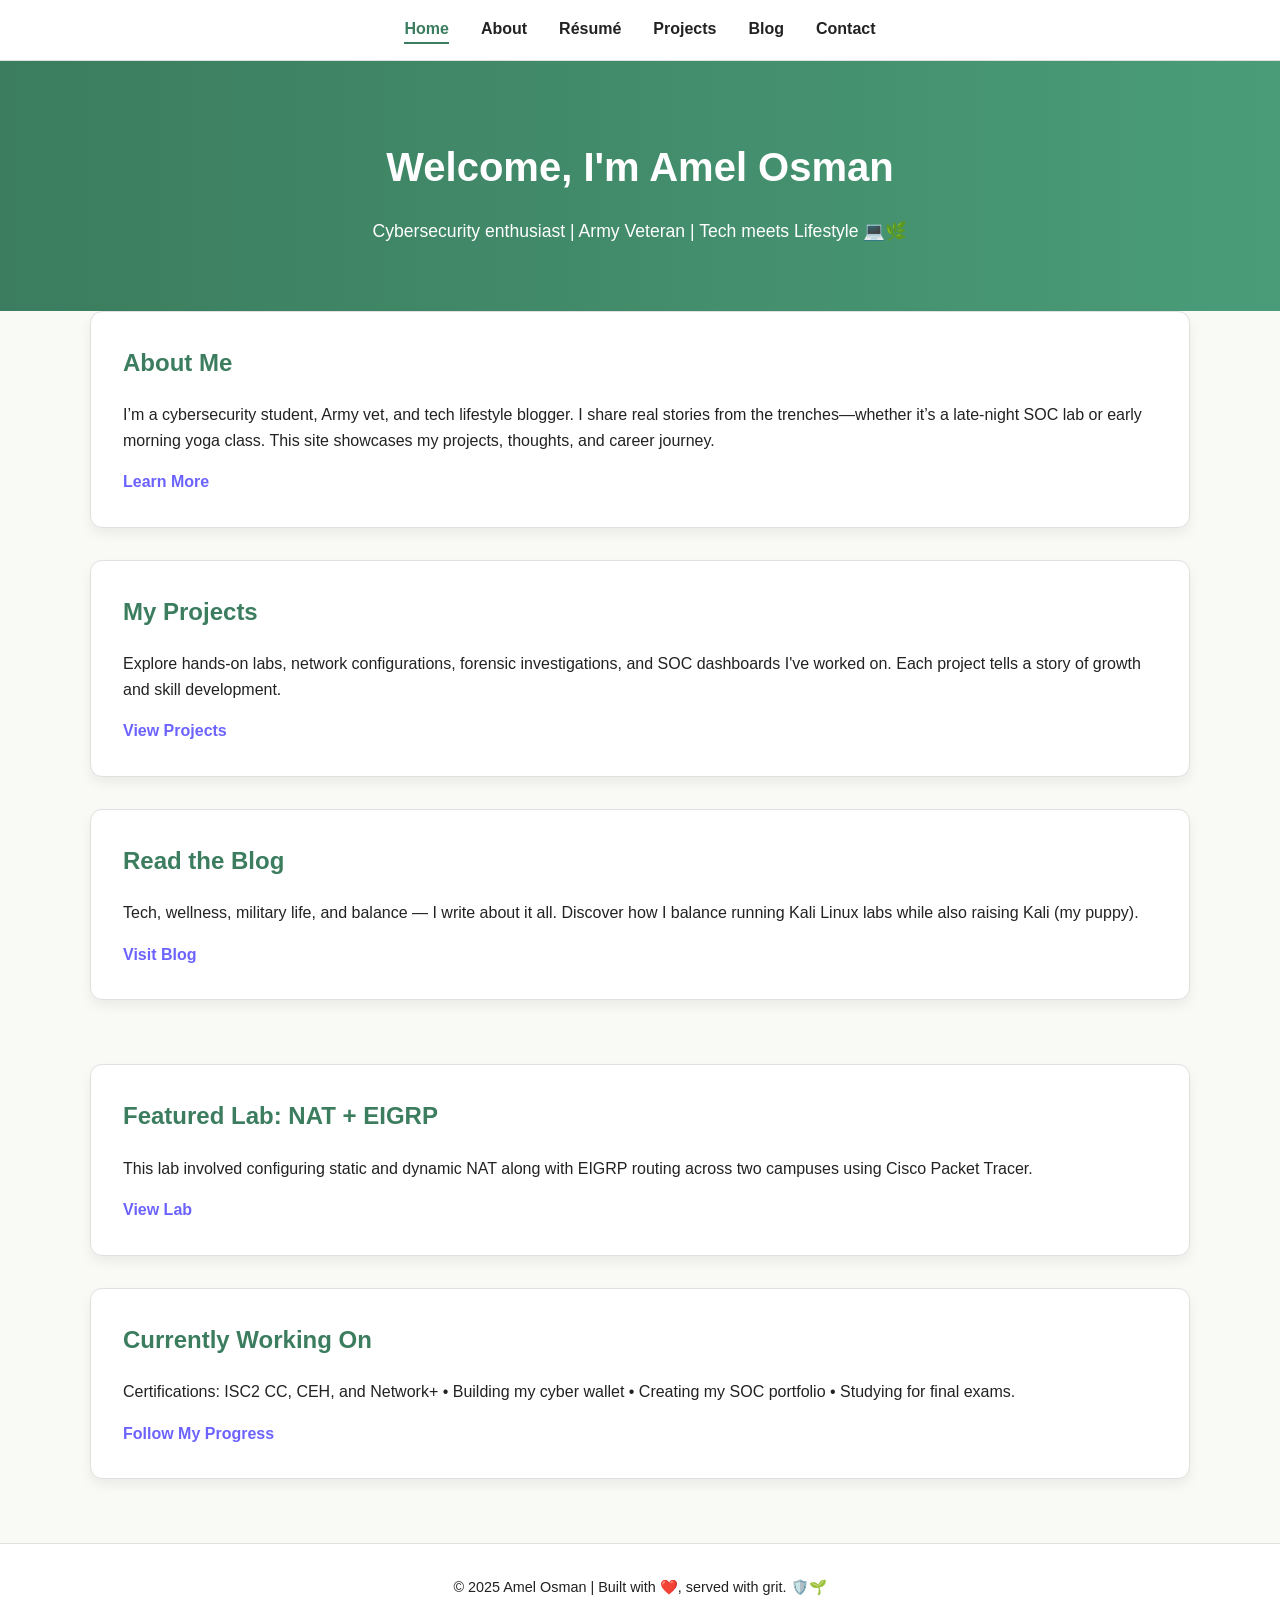
<file: index.html>
<!DOCTYPE html>
<html lang="en">
<head>
  <meta charset="UTF-8" />
  <meta name="viewport" content="width=device-width, initial-scale=1.0"/>
  <title>Amel Osman | Cybersecurity & Lifestyle</title>
  <link rel="stylesheet" href="https://cdnjs.cloudflare.com/ajax/libs/font-awesome/6.4.0/css/all.min.css"/>
  <link rel="stylesheet" href="style.css" />
</head>
<body>
  <nav>
    <a href="index.html" class="active">Home</a>
    <a href="about.html">About</a>
    <a href="resume.html">Résumé</a>
    <a href="projects.html">Projects</a>
    <a href="blog.html">Blog</a>
    <a href="contact.html">Contact</a>
  </nav>

  <header class="blog-header">
    <h1>Welcome, I'm Amel Osman</h1>
    <p>Cybersecurity enthusiast | Army Veteran | Tech meets Lifestyle 💻🌿</p>
  </header>

  <section class="blog-container">
    <div class="blog-card">
      <h2>About Me</h2>
      <p>I’m a cybersecurity student, Army vet, and tech lifestyle blogger. I share real stories from the trenches—whether it’s a late-night SOC lab or early morning yoga class. This site showcases my projects, thoughts, and career journey.</p>
      <a href="about.html">Learn More</a>
    </div>

    <div class="blog-card">
      <h2>My Projects</h2>
      <p>Explore hands-on labs, network configurations, forensic investigations, and SOC dashboards I've worked on. Each project tells a story of growth and skill development.</p>
      <a href="projects.html">View Projects</a>
    </div>

    <div class="blog-card">
      <h2>Read the Blog</h2>
      <p>Tech, wellness, military life, and balance — I write about it all. Discover how I balance running Kali Linux labs while also raising Kali (my puppy).</p>
      <a href="blog.html">Visit Blog</a>
    </div>
  </section>

  <section class="blog-container">
    <div class="blog-card">
      <h2>Featured Lab: NAT + EIGRP</h2>
      <p>This lab involved configuring static and dynamic NAT along with EIGRP routing across two campuses using Cisco Packet Tracer.</p>
      <a href="projects.html#nat-lab">View Lab</a>
    </div>

    <div class="blog-card">
      <h2>Currently Working On</h2>
      <p>Certifications: ISC2 CC, CEH, and Network+ • Building my cyber wallet • Creating my SOC portfolio • Studying for final exams.</p>
      <a href="blog.html">Follow My Progress</a>
    </div>
  </section>

  <footer>
    &copy; 2025 Amel Osman | Built with ❤️, served with grit. 🛡️🌱
  </footer>

  <script>
    const savedTheme = localStorage.getItem('theme');
    if (savedTheme === 'dark') {
      document.documentElement.setAttribute('data-theme', 'dark');
    }
  </script>
</body>
</html>
</file>
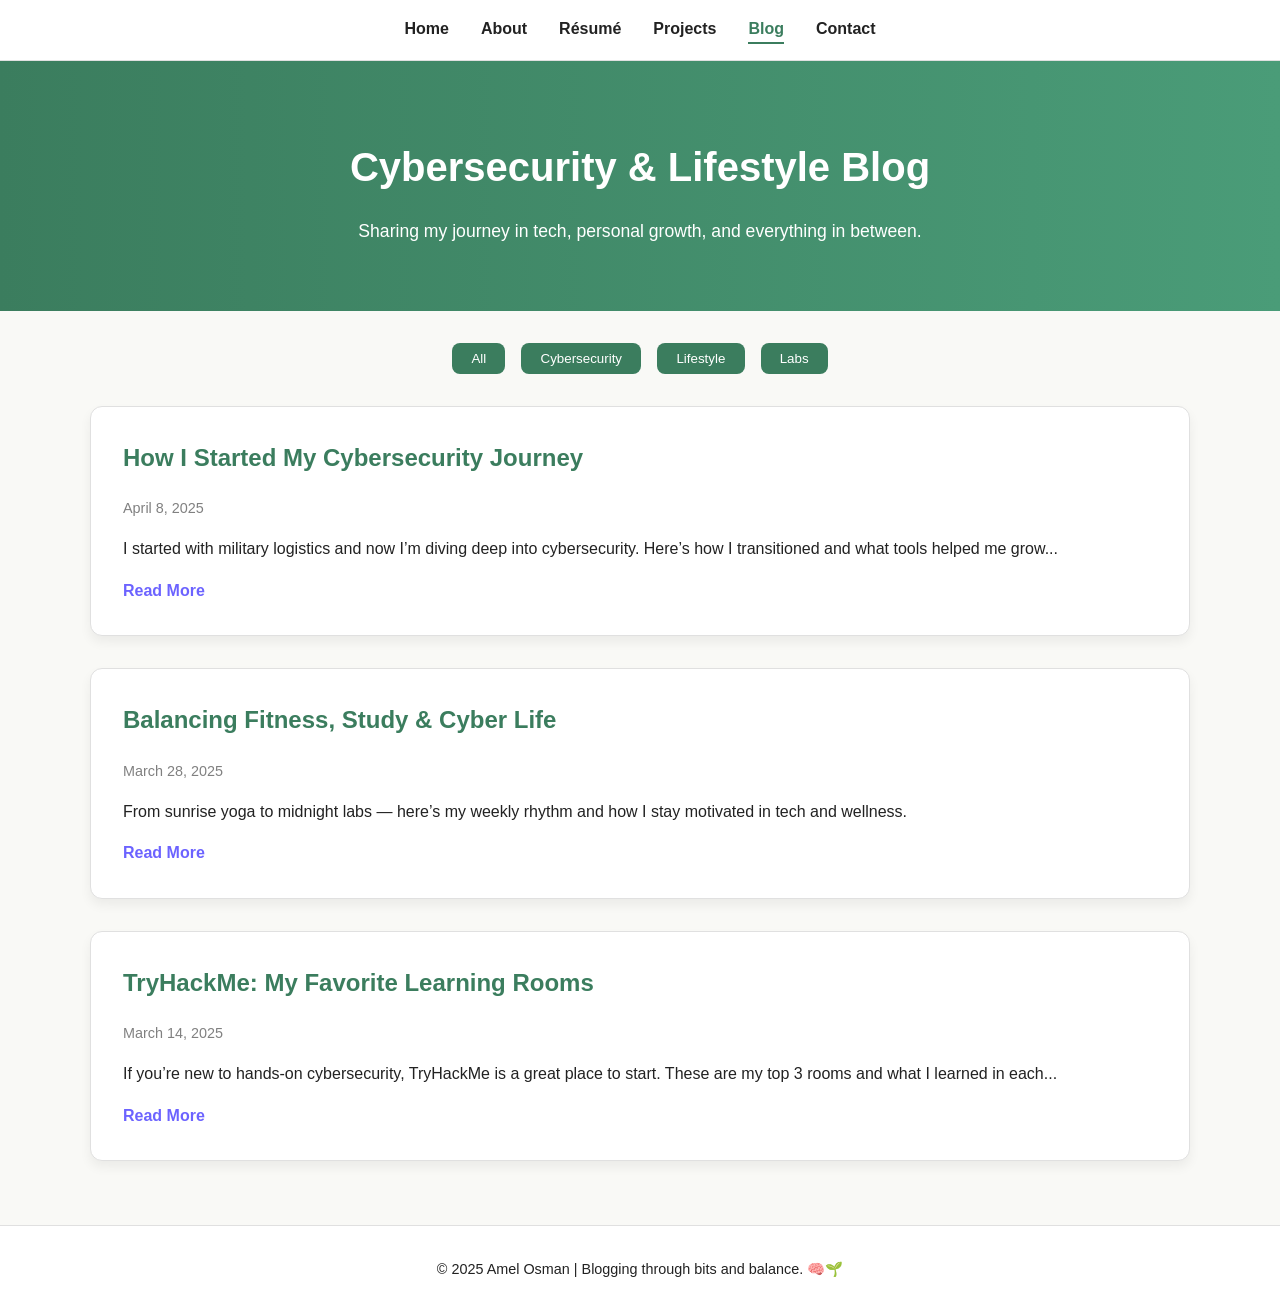
<file: about.html>
<!DOCTYPE html>
<html lang="en">
<head>
  <meta charset="UTF-8" />
  <meta name="viewport" content="width=device-width, initial-scale=1.0" />
  <title>Blog | Amel Osman</title>
  <link rel="stylesheet" href="https://cdnjs.cloudflare.com/ajax/libs/font-awesome/6.4.0/css/all.min.css" />
  <link rel="stylesheet" href="style.css" />
</head>
<body>
  <nav>
    <a href="index.html">Home</a>
    <a href="about.html">About</a>
    <a href="resume.html">Résumé</a>
    <a href="projects.html">Projects</a>
    <a href="blog.html" class="active">Blog</a>
    <a href="contact.html">Contact</a>
  </nav>

  <header class="blog-header">
    <h1>Cybersecurity & Lifestyle Blog</h1>
    <p>Sharing my journey in tech, personal growth, and everything in between.</p>
  </header>

  <div class="blog-filters">
    <button onclick="filterPosts('all')">All</button>
    <button onclick="filterPosts('cyber')">Cybersecurity</button>
    <button onclick="filterPosts('lifestyle')">Lifestyle</button>
    <button onclick="filterPosts('labs')">Labs</button>
  </div>

  <section class="blog-container">
    <div class="blog-card cyber">
      <h2>How I Started My Cybersecurity Journey</h2>
      <p class="date">April 8, 2025</p>
      <p>I started with military logistics and now I’m diving deep into cybersecurity. Here’s how I transitioned and what tools helped me grow...</p>
      <a href="post1.html">Read More</a>
    </div>

    <div class="blog-card lifestyle">
      <h2>Balancing Fitness, Study & Cyber Life</h2>
      <p class="date">March 28, 2025</p>
      <p>From sunrise yoga to midnight labs — here’s my weekly rhythm and how I stay motivated in tech and wellness.</p>
      <a href="#">Read More</a>
    </div>

    <div class="blog-card labs">
      <h2>TryHackMe: My Favorite Learning Rooms</h2>
      <p class="date">March 14, 2025</p>
      <p>If you’re new to hands-on cybersecurity, TryHackMe is a great place to start. These are my top 3 rooms and what I learned in each...</p>
      <a href="#">Read More</a>
    </div>
  </section>

  <footer>
    &copy; 2025 Amel Osman | Blogging through bits and balance. 🧠🌱
  </footer>

  <script>
    // Theme initialization
    const savedTheme = localStorage.getItem('theme');
    if (savedTheme === 'dark') {
      document.documentElement.setAttribute('data-theme', 'dark');
    }

    // Filter posts by category
    function filterPosts(category) {
      const posts = document.querySelectorAll('.blog-card');
      posts.forEach(post => {
        if (category === 'all') {
          post.classList.remove('hidden');
        } else {
          post.classList.toggle('hidden', !post.classList.contains(category));
        }
      });
    }
  </script>
</body>
</html>
</file>
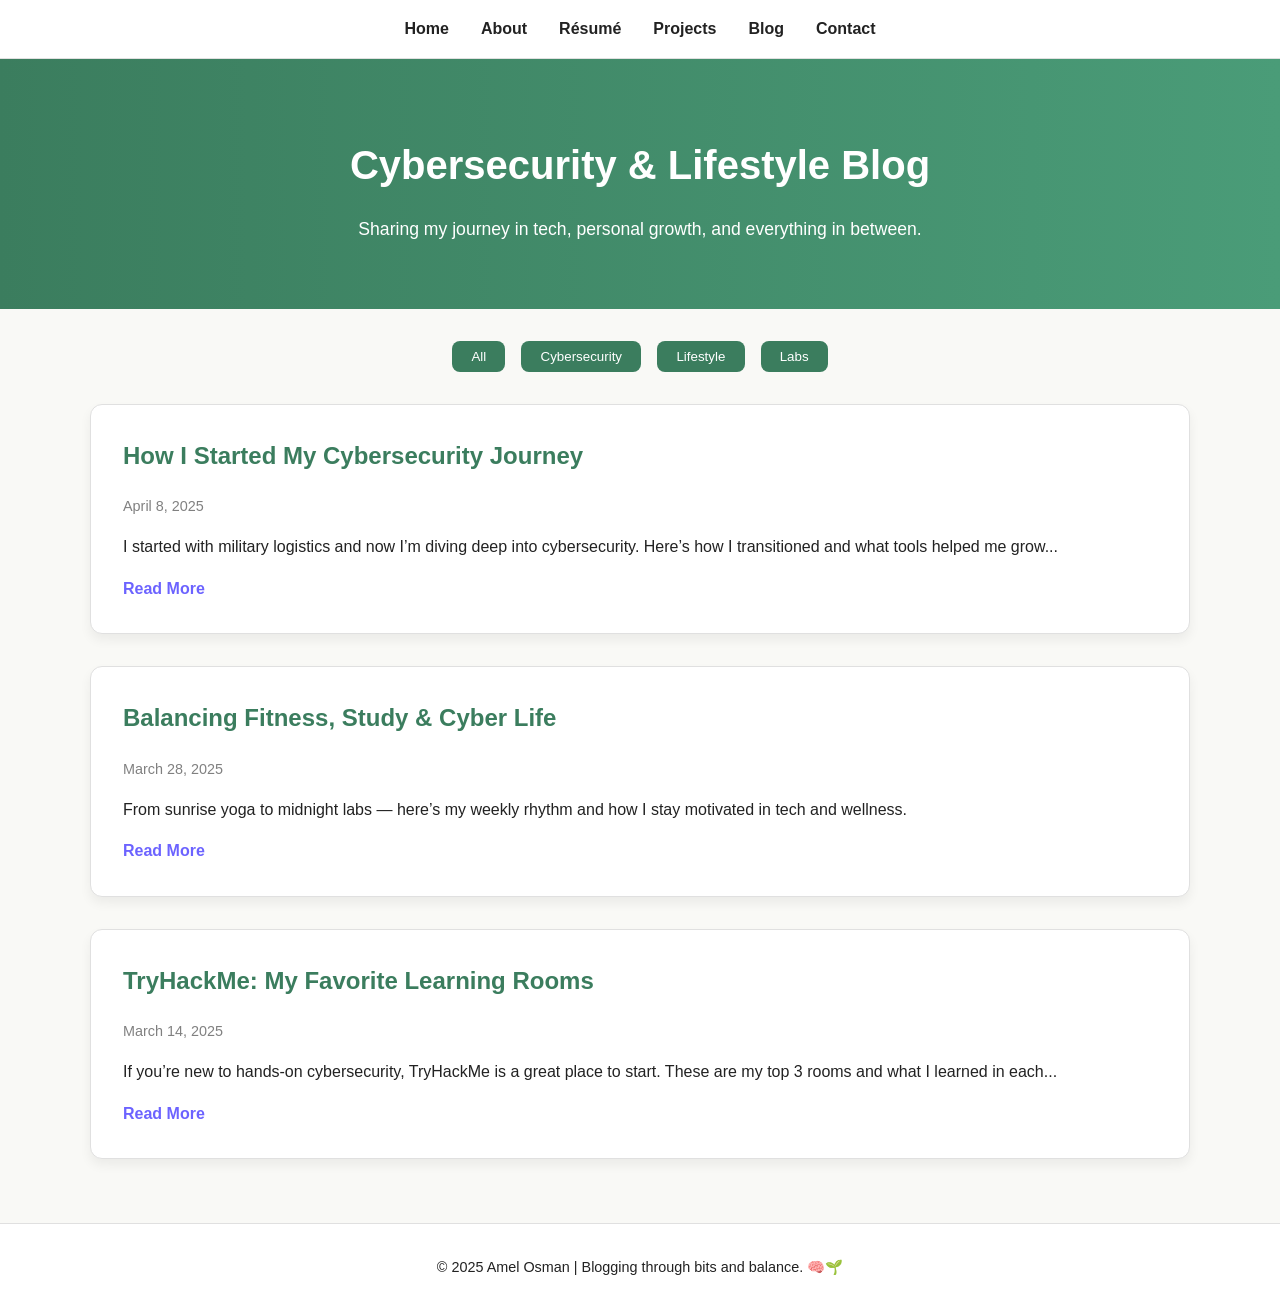
<file: blog.html>
<!DOCTYPE html>
<html lang="en">
<head>
  <meta charset="UTF-8" />
  <meta name="viewport" content="width=device-width, initial-scale=1.0" />
  <title>Blog | Amel Osman</title>
  <link rel="stylesheet" href="https://cdnjs.cloudflare.com/ajax/libs/font-awesome/6.4.0/css/all.min.css" />
  <link rel="stylesheet" href="style.css" />
</head>
<body>
  <nav>
    <a href="index.html">Home</a>
    <a href="about.html">About</a>
    <a href="resume.html">Résumé</a>
    <a href="projects.html">Projects</a>
    <a href="blog.html">Blog</a>
    <a href="contact.html">Contact</a>
  </nav>

  <header class="blog-header">
    <h1>Cybersecurity & Lifestyle Blog</h1>
    <p>Sharing my journey in tech, personal growth, and everything in between.</p>
  </header>

  <div class="blog-filters">
    <button onclick="filterPosts('all')">All</button>
    <button onclick="filterPosts('cyber')">Cybersecurity</button>
    <button onclick="filterPosts('lifestyle')">Lifestyle</button>
    <button onclick="filterPosts('labs')">Labs</button>
  </div>

  <section class="blog-container">
    <div class="blog-card cyber">
      <h2>How I Started My Cybersecurity Journey</h2>
      <p class="date">April 8, 2025</p>
      <p>I started with military logistics and now I’m diving deep into cybersecurity. Here’s how I transitioned and what tools helped me grow...</p>
      <a href="post1.html">Read More</a>
    </div>

    <div class="blog-card lifestyle">
      <h2>Balancing Fitness, Study & Cyber Life</h2>
      <p class="date">March 28, 2025</p>
      <p>From sunrise yoga to midnight labs — here’s my weekly rhythm and how I stay motivated in tech and wellness.</p>
      <a href="#">Read More</a>
    </div>

    <div class="blog-card labs">
      <h2>TryHackMe: My Favorite Learning Rooms</h2>
      <p class="date">March 14, 2025</p>
      <p>If you’re new to hands-on cybersecurity, TryHackMe is a great place to start. These are my top 3 rooms and what I learned in each...</p>
      <a href="#">Read More</a>
    </div>
  </section>

  <footer>
    &copy; 2025 Amel Osman | Blogging through bits and balance. 🧠🌱
  </footer>

  <script>
    const savedTheme = localStorage.getItem('theme');
    if (savedTheme === 'dark') {
      document.documentElement.setAttribute('data-theme', 'dark');
    }

    function filterPosts(category) {
      const posts = document.querySelectorAll('.blog-card');
      posts.forEach(post => {
        if (category === 'all') {
          post.classList.remove('hidden');
        } else {
          post.classList.toggle('hidden', !post.classList.contains(category));
        }
      });
    }
  </script>
</body>
</html>
</file>
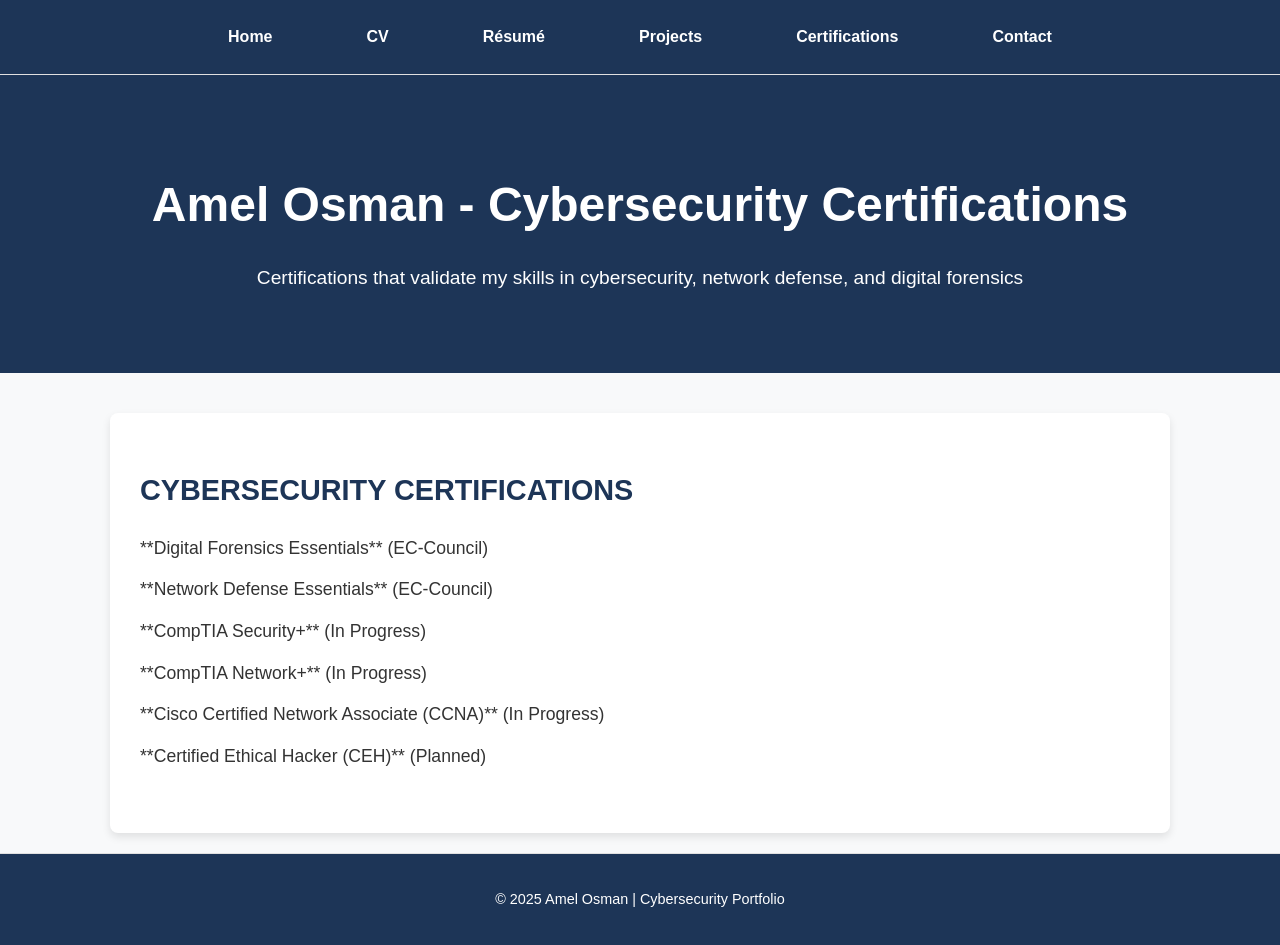
<file: certifications.html>
<!DOCTYPE html>
<html lang="en">

<head>
    <meta charset="UTF-8" />
    <meta name="viewport" content="width=device-width, initial-scale=1.0" />
    <meta name="description" content="Amel Osman - Cybersecurity Certifications showcasing technical expertise and qualifications." />
    <meta name="keywords" content="Amel Osman, Cybersecurity, Digital Forensics, Network Defense, Certifications" />
    <meta name="author" content="Amel Osman">
    <title>Certifications | Amel Osman</title>
    <link rel="stylesheet" href="style.css">
    <link rel="stylesheet" href="https://cdnjs.cloudflare.com/ajax/libs/font-awesome/6.4.0/css/all.min.css">
    <style>
        body {
            font-family: 'Segoe UI', Tahoma, Geneva, Verdana, sans-serif;
            margin: 0;
            padding: 0;
            background-color: #f8f9fa; /* Light background */
            color: #333;
        }

        nav {
            background: #1d3557; /* Dark Blue */
            padding: 16px 0;
            text-align: center;
            position: sticky;
            top: 0;
            z-index: 100;
        }

        nav a {
            margin: 0 15px;
            text-decoration: none;
            color: #fff;
            font-weight: bold;
            padding: 8px 16px;
            transition: background-color 0.3s ease;
        }

        nav a:hover {
            background-color: #457b9d;
        }

        /* Header Section */
        .cv-header {
            text-align: center;
            padding: 60px 20px;
            background-color: #1d3557;
            color: white;
            margin-bottom: 40px;
        }

        .cv-header h1 {
            font-size: 3rem;
            margin-bottom: 10px;
        }

        .cv-header p {
            font-size: 1.2rem;
            font-weight: 300;
        }

        /* Section Styling */
        .section {
            max-width: 1000px;
            margin: 20px auto;
            padding: 30px;
            background-color: #ffffff;
            border-radius: 8px;
            box-shadow: 0 4px 8px rgba(0, 0, 0, 0.1);
        }

        .section h2 {
            font-size: 1.8rem;
            color: #1d3557;
            margin-bottom: 20px;
            text-transform: uppercase;
            font-weight: bold;
        }

        .section p,
        .section ul {
            font-size: 1.1rem;
            line-height: 1.8;
            margin-bottom: 30px;
        }

        .section ul {
            list-style-type: none;
            padding: 0;
        }

        .section li {
            margin: 10px 0;
        }

        footer {
            text-align: center;
            padding: 20px;
            font-size: 0.9rem;
            color: #fff;
            background-color: #1d3557;
        }

        /* Accessibility & User-Friendliness */
        a {
            color: #457b9d;
            text-decoration: none;
        }

        a:hover {
            text-decoration: underline;
        }
    </style>
</head>

<body>
    <!-- Navigation Bar -->
    <nav>
        <a href="index.html">Home</a>
        <a href="about.html">CV</a>
        <a href="resume.html">Résumé</a>
        <a href="projects.html">Projects</a>
        <a href="certifications.html">Certifications</a> <!-- Certifications Link -->
        <a href="contact.html">Contact</a>
    </nav>

    <!-- Certifications Header Section -->
    <div class="cv-header">
        <h1>Amel Osman - Cybersecurity Certifications</h1>
        <p>Certifications that validate my skills in cybersecurity, network defense, and digital forensics</p>
    </div>

    <!-- Certifications Section -->
    <div class="section">
        <h2>Cybersecurity Certifications</h2>
        <ul>
            <li>**Digital Forensics Essentials** (EC-Council)</li>
            <li>**Network Defense Essentials** (EC-Council)</li>
            <li>**CompTIA Security+** (In Progress)</li>
            <li>**CompTIA Network+** (In Progress)</li>
            <li>**Cisco Certified Network Associate (CCNA)** (In Progress)</li>
            <li>**Certified Ethical Hacker (CEH)** (Planned)</li>
        </ul>
    </div>

    <footer>
        <p>© 2025 Amel Osman | Cybersecurity Portfolio</p>
    </footer>

</body>

</html>
</file>
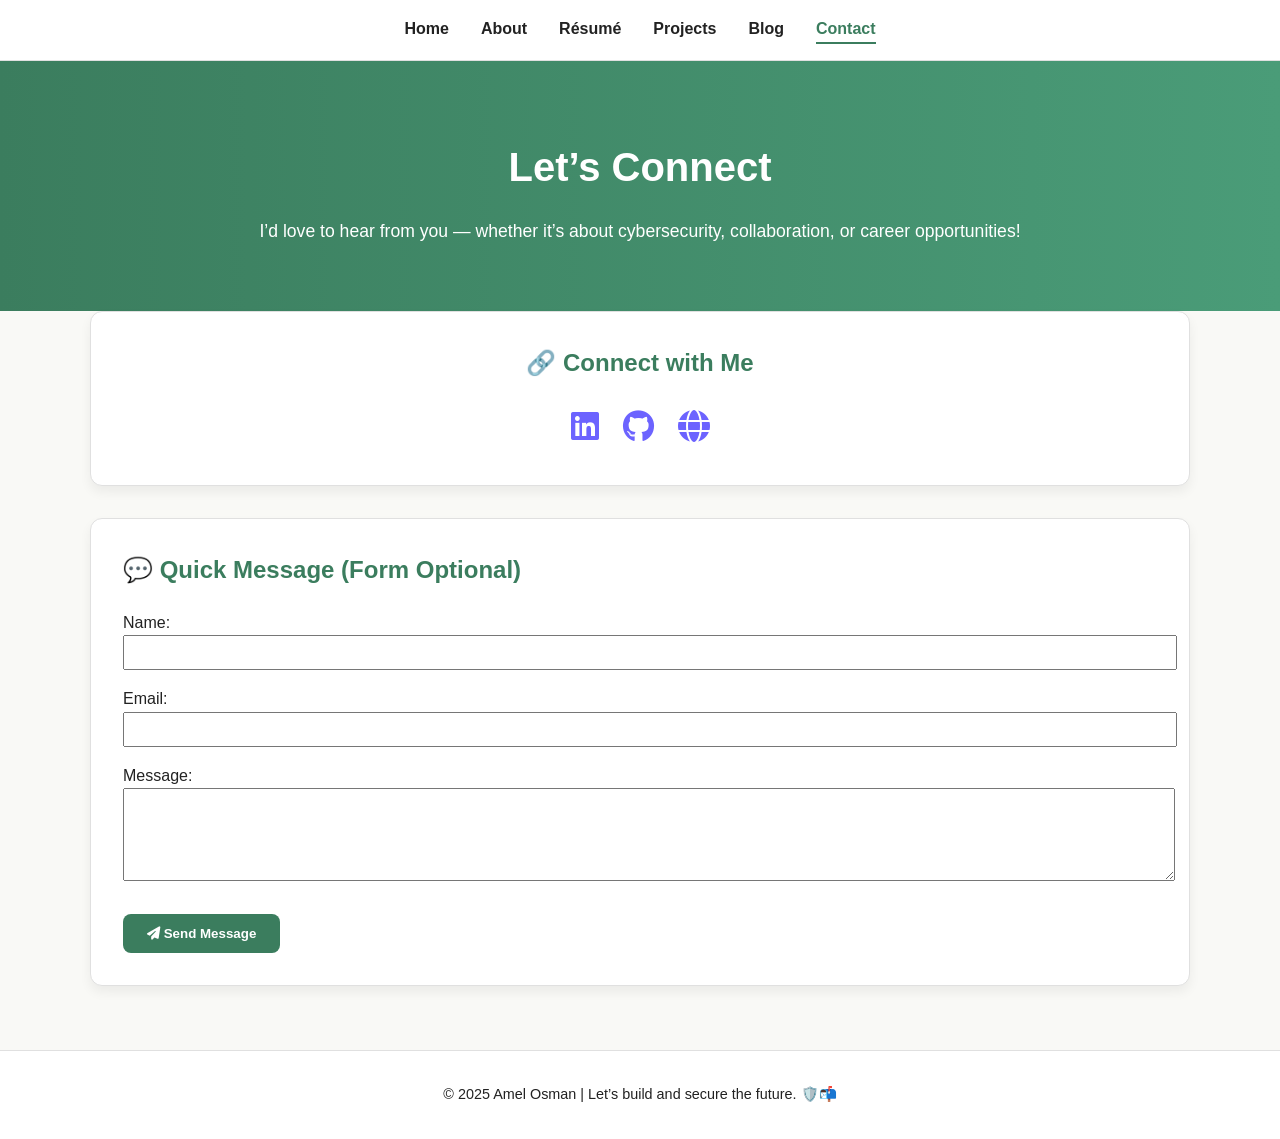
<file: contact.html>
<!DOCTYPE html>
<html lang="en">
<head>
  <meta charset="UTF-8" />
  <meta name="viewport" content="width=device-width, initial-scale=1.0"/>
  <title>Contact | Amel Osman</title>
  <link rel="stylesheet" href="https://cdnjs.cloudflare.com/ajax/libs/font-awesome/6.4.0/css/all.min.css"/>
  <link rel="stylesheet" href="style.css" />
</head>
<body>
  <nav>
    <a href="index.html">Home</a>
    <a href="about.html">About</a>
    <a href="resume.html">Résumé</a>
    <a href="projects.html">Projects</a>
    <a href="blog.html">Blog</a>
    <a href="contact.html" class="active">Contact</a>
  </nav>

  <header class="blog-header">
    <h1>Let’s Connect</h1>
    <p>I’d love to hear from you — whether it’s about cybersecurity, collaboration, or career opportunities!</p>
  </header>

  <section class="blog-container">
  

    <div class="blog-card" style="text-align:center">
      <h2>🔗 Connect with Me</h2>
      <div style="font-size: 2rem; display: flex; justify-content: center; gap: 1.5rem; margin-top: 1rem;">
        <a href="https://www.linkedin.com/in/your-linkedin" target="_blank" aria-label="LinkedIn">
          <i class="fab fa-linkedin"></i>
        </a>
        <a href="https://github.com/your-github" target="_blank" aria-label="GitHub">
          <i class="fab fa-github"></i>
        </a>
        <a href="https://www.osmanamelcyber.com" target="_blank" aria-label="Portfolio">
          <i class="fas fa-globe"></i>
        </a>
      </div>
    </div>

    <div class="blog-card">
      <h2>💬 Quick Message (Form Optional)</h2>
      <form action="mailto:osmanamel@outlook.com" method="POST" enctype="text/plain">
        <label for="name">Name:</label><br/>
        <input type="text" id="name" name="name" required style="width:100%; padding:0.5rem; margin-bottom:1rem;"><br/>

        <label for="email">Email:</label><br/>
        <input type="email" id="email" name="email" required style="width:100%; padding:0.5rem; margin-bottom:1rem;"><br/>

        <label for="message">Message:</label><br/>
        <textarea id="message" name="message" rows="5" required style="width:100%; padding:0.5rem;"></textarea><br/><br/>

        <button type="submit" style="padding: 0.75rem 1.5rem; background-color: var(--primary); color: white; border: none; border-radius: 8px; font-weight: bold; cursor: pointer;">
          <i class="fas fa-paper-plane"></i> Send Message
        </button>
      </form>
    </div>
  </section>

  <footer>
    &copy; 2025 Amel Osman | Let’s build and secure the future. 🛡️📬
  </footer>

  <script>
    const savedTheme = localStorage.getItem('theme');
    if (savedTheme === 'dark') {
      document.documentElement.setAttribute('data-theme', 'dark');
    }
  </script>
</body>
</html>
</file>
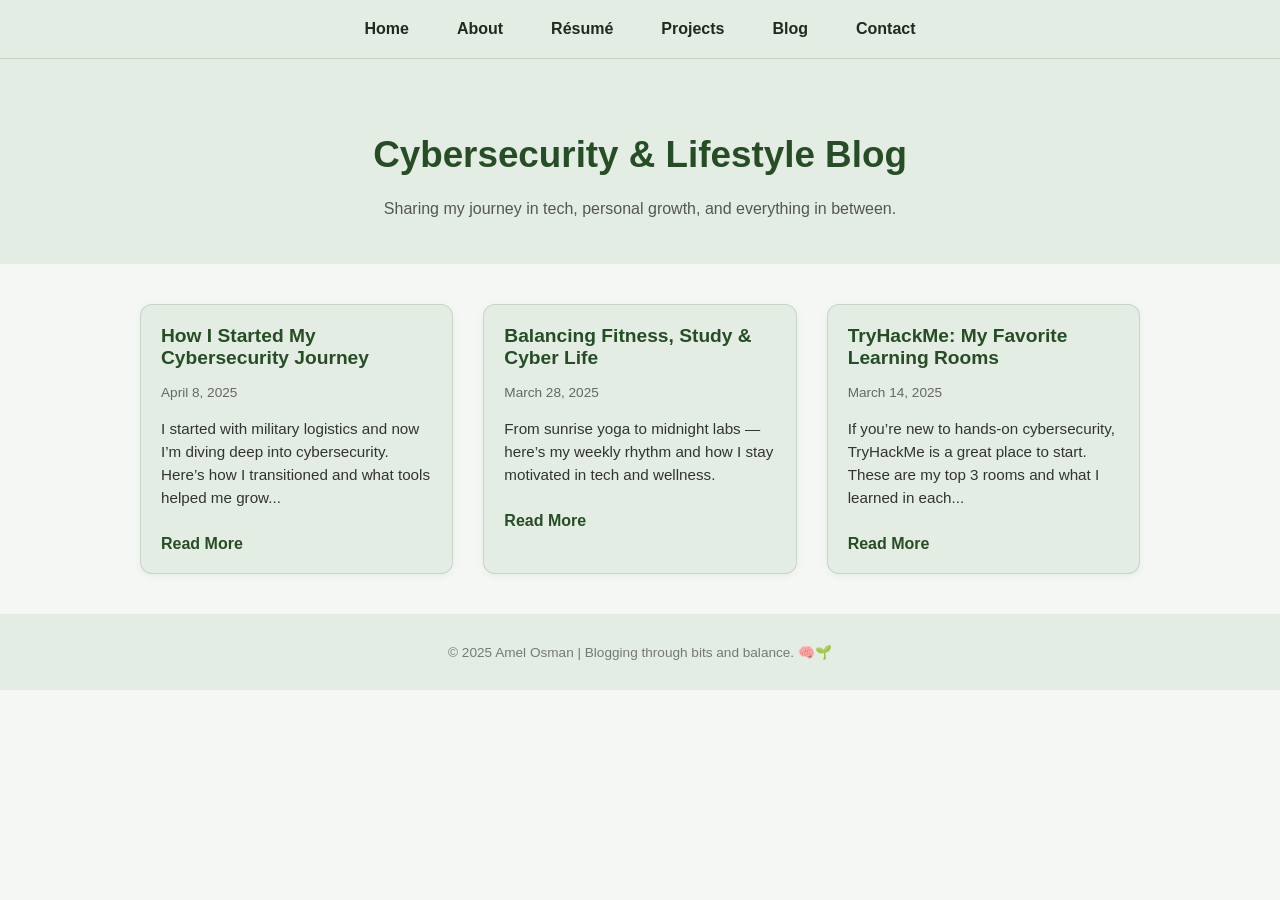
<file: post1.html>
<!DOCTYPE html>
<html lang="en">
<head>
  <meta charset="UTF-8" />
  <meta name="viewport" content="width=device-width, initial-scale=1.0" />
  <title>Blog | Amel Osman</title>
  <link rel="stylesheet" href="https://cdnjs.cloudflare.com/ajax/libs/font-awesome/6.4.0/css/all.min.css" />
  <style>
    :root {
      --text: #1e2b1e;
      --background: #f4f7f4;
      --card-bg: #e4ede4;
      --accent: #264d26;
      --accent-hover: #3a6b3a;
      --border: rgba(38, 77, 38, 0.15);
    }

    [data-theme="dark"] {
      --text: #f1f1f1;
      --background: #1e2a1e;
      --card-bg: #2a3c2a;
      --accent: #7dd87d;
      --accent-hover: #5fd75f;
      --border: rgba(125, 216, 125, 0.15);
    }

    body {
      font-family: 'Segoe UI', Tahoma, sans-serif;
      margin: 0;
      background-color: var(--background);
      color: var(--text);
      transition: background-color 0.3s, color 0.3s;
    }

    nav {
      background-color: var(--card-bg);
      display: flex;
      justify-content: center;
      gap: 20px;
      flex-wrap: wrap;
      padding: 12px;
      position: sticky;
      top: 0;
      z-index: 100;
      border-bottom: 1px solid var(--border);
    }

    nav a {
      color: var(--text);
      text-decoration: none;
      font-weight: 600;
      padding: 8px 14px;
      border-radius: 6px;
      transition: background-color 0.3s;
    }

    nav a:hover {
      background-color: var(--accent);
      color: white;
    }

    header {
      text-align: center;
      padding: 50px 20px 30px;
      background: var(--card-bg);
    }

    header h1 {
      font-size: 2.3rem;
      color: var(--accent);
    }

    header p {
      font-size: 1rem;
      color: #555;
    }

    .blog-container {
      max-width: 1000px;
      margin: 40px auto;
      padding: 0 20px;
      display: grid;
      gap: 30px;
      grid-template-columns: repeat(auto-fit, minmax(280px, 1fr));
    }

    .blog-card {
      background: var(--card-bg);
      border: 1px solid var(--border);
      border-radius: 12px;
      padding: 20px;
      box-shadow: 0 2px 8px rgba(0,0,0,0.05);
      transition: transform 0.3s ease, box-shadow 0.3s;
    }

    .blog-card:hover {
      transform: translateY(-5px);
      box-shadow: 0 0 12px var(--accent-hover);
    }

    .blog-card h2 {
      margin: 0 0 10px;
      font-size: 1.2rem;
      color: var(--accent);
    }

    .blog-card .date {
      font-size: 0.85rem;
      color: #666;
      margin-bottom: 10px;
    }

    .blog-card p {
      font-size: 0.95rem;
      color: #333;
      line-height: 1.5;
    }

    .blog-card a {
      display: inline-block;
      margin-top: 10px;
      font-weight: bold;
      color: var(--accent);
      text-decoration: none;
    }

    .blog-card a:hover {
      color: var(--accent-hover);
    }

    footer {
      text-align: center;
      padding: 30px 10px;
      font-size: 0.85rem;
      color: #777;
      background-color: var(--card-bg);
      margin-top: 40px;
    }

    @media (max-width: 600px) {
      header h1 {
        font-size: 1.8rem;
      }

      .blog-container {
        grid-template-columns: 1fr;
      }
    }
  </style>
</head>
<body>

  <!-- Navigation Menu -->
  <nav>
    <a href="index.html">Home</a>
    <a href="about.html">About</a>
    <a href="resume.html">Résumé</a>
    <a href="projects.html">Projects</a>
    <a href="blog.html">Blog</a>
    <a href="contact.html">Contact</a>
  </nav>

  <!-- Page Header -->
  <header>
    <h1>Cybersecurity & Lifestyle Blog</h1>
    <p>Sharing my journey in tech, personal growth, and everything in between.</p>
  </header>

  <!-- Blog Post Cards -->
  <section class="blog-container">

    <!-- Example Post 1 -->
    <div class="blog-card">
      <h2>How I Started My Cybersecurity Journey</h2>
      <p class="date">April 8, 2025</p>
      <p>I started with military logistics and now I’m diving deep into cybersecurity. Here’s how I transitioned and what tools helped me grow...</p>
      <a href="#">Read More</a>
    </div>

    <!-- Example Post 2 -->
    <div class="blog-card">
      <h2>Balancing Fitness, Study & Cyber Life</h2>
      <p class="date">March 28, 2025</p>
      <p>From sunrise yoga to midnight labs — here’s my weekly rhythm and how I stay motivated in tech and wellness.</p>
      <a href="#">Read More</a>
    </div>

    <!-- Example Post 3 -->
    <div class="blog-card">
      <h2>TryHackMe: My Favorite Learning Rooms</h2>
      <p class="date">March 14, 2025</p>
      <p>If you’re new to hands-on cybersecurity, TryHackMe is a great place to start. These are my top 3 rooms and what I learned in each...</p>
      <a href="#">Read More</a>
    </div>

  </section>

  <!-- Footer -->
  <footer>
    &copy; 2025 Amel Osman | Blogging through bits and balance. 🧠🌱
  </footer>

  <script>
    const savedTheme = localStorage.getItem('theme');
    if (savedTheme === 'dark') {
      document.documentElement.setAttribute('data-theme', 'dark');
    }
  </script>

</body>
</html>
</file>
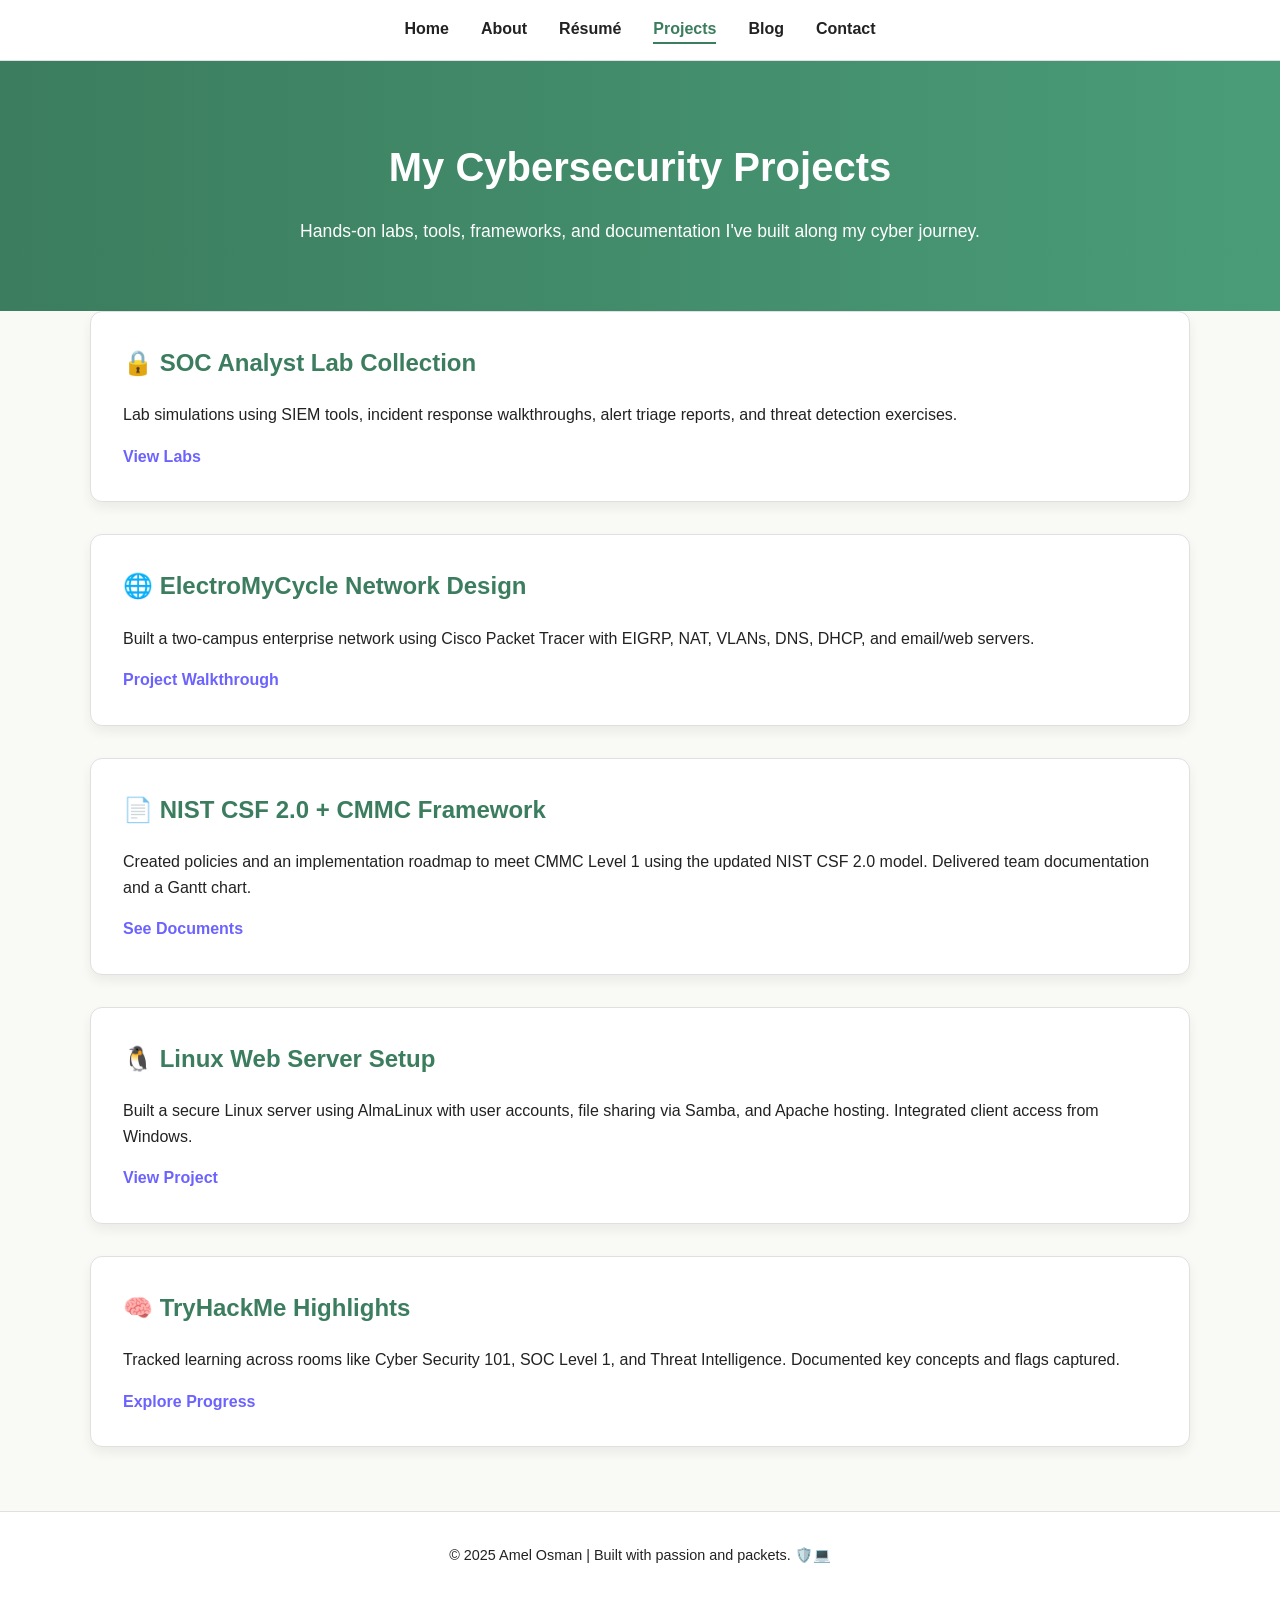
<file: projects.html>
<!DOCTYPE html>
<html lang="en">
<head>
  <meta charset="UTF-8" />
  <meta name="viewport" content="width=device-width, initial-scale=1.0"/>
  <title>Projects | Amel Osman</title>
  <link rel="stylesheet" href="https://cdnjs.cloudflare.com/ajax/libs/font-awesome/6.4.0/css/all.min.css"/>
  <link rel="stylesheet" href="style.css" />
</head>
<body>
  <nav>
    <a href="index.html">Home</a>
    <a href="about.html">About</a>
    <a href="resume.html">Résumé</a>
    <a href="projects.html" class="active">Projects</a>
    <a href="blog.html">Blog</a>
    <a href="contact.html">Contact</a>
  </nav>

  <header class="blog-header">
    <h1>My Cybersecurity Projects</h1>
    <p>Hands-on labs, tools, frameworks, and documentation I've built along my cyber journey.</p>
  </header>

  <section class="blog-container">
    <div class="blog-card">
      <h2>🔒 SOC Analyst Lab Collection</h2>
      <p>Lab simulations using SIEM tools, incident response walkthroughs, alert triage reports, and threat detection exercises.</p>
      <a href="https://www.osmanamelcyber.com/soc-labs" target="_blank">View Labs</a>
    </div>

    <div class="blog-card">
      <h2>🌐 ElectroMyCycle Network Design</h2>
      <p>Built a two-campus enterprise network using Cisco Packet Tracer with EIGRP, NAT, VLANs, DNS, DHCP, and email/web servers.</p>
      <a href="https://www.osmanamelcyber.com/electromycycle" target="_blank">Project Walkthrough</a>
    </div>

    <div class="blog-card">
      <h2>📄 NIST CSF 2.0 + CMMC Framework</h2>
      <p>Created policies and an implementation roadmap to meet CMMC Level 1 using the updated NIST CSF 2.0 model. Delivered team documentation and a Gantt chart.</p>
      <a href="https://www.osmanamelcyber.com/framework" target="_blank">See Documents</a>
    </div>

    <div class="blog-card">
      <h2>🐧 Linux Web Server Setup</h2>
      <p>Built a secure Linux server using AlmaLinux with user accounts, file sharing via Samba, and Apache hosting. Integrated client access from Windows.</p>
      <a href="https://www.osmanamelcyber.com/linux-webserver" target="_blank">View Project</a>
    </div>

    <div class="blog-card">
      <h2>🧠 TryHackMe Highlights</h2>
      <p>Tracked learning across rooms like Cyber Security 101, SOC Level 1, and Threat Intelligence. Documented key concepts and flags captured.</p>
      <a href="https://www.osmanamelcyber.com/tryhackme" target="_blank">Explore Progress</a>
    </div>
  </section>

  <footer>
    &copy; 2025 Amel Osman | Built with passion and packets. 🛡️💻
  </footer>

  <script>
    const savedTheme = localStorage.getItem('theme');
    if (savedTheme === 'dark') {
      document.documentElement.setAttribute('data-theme', 'dark');
    }
  </script>
</body>
</html>
</file>
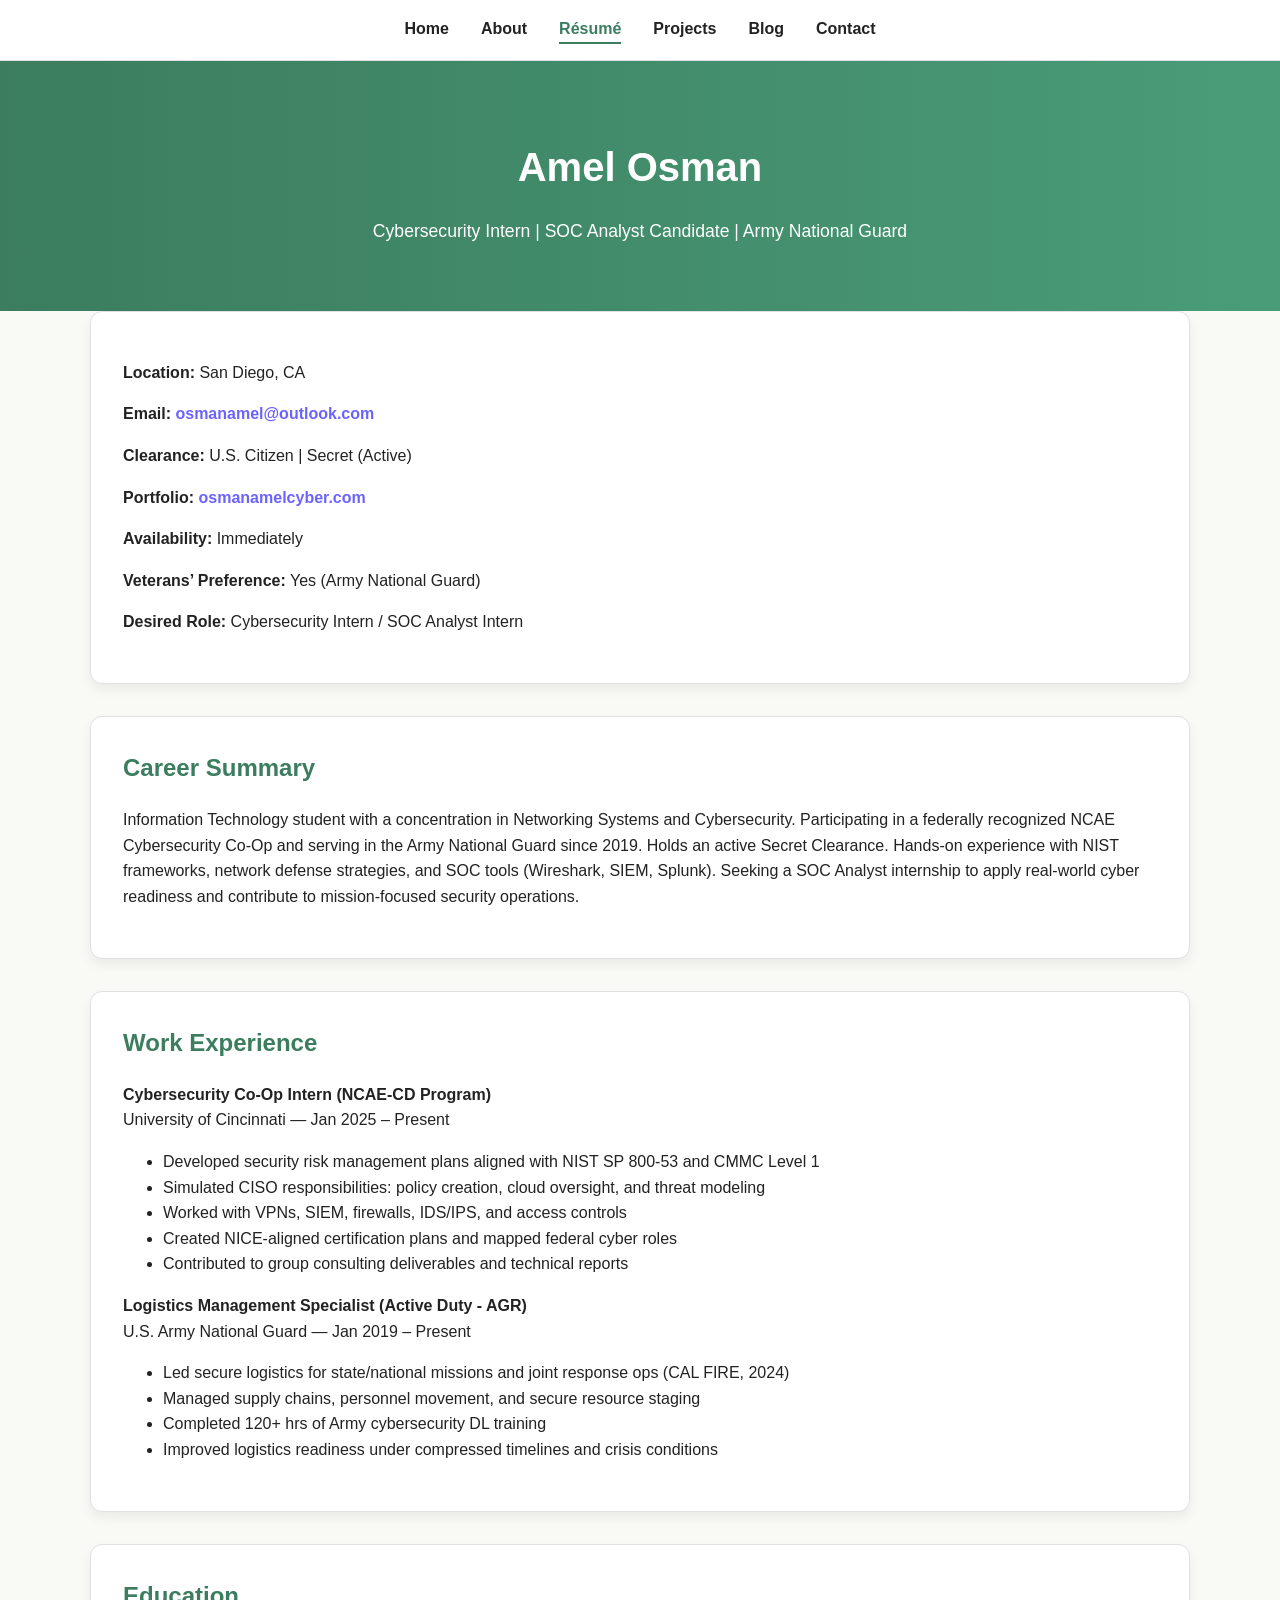
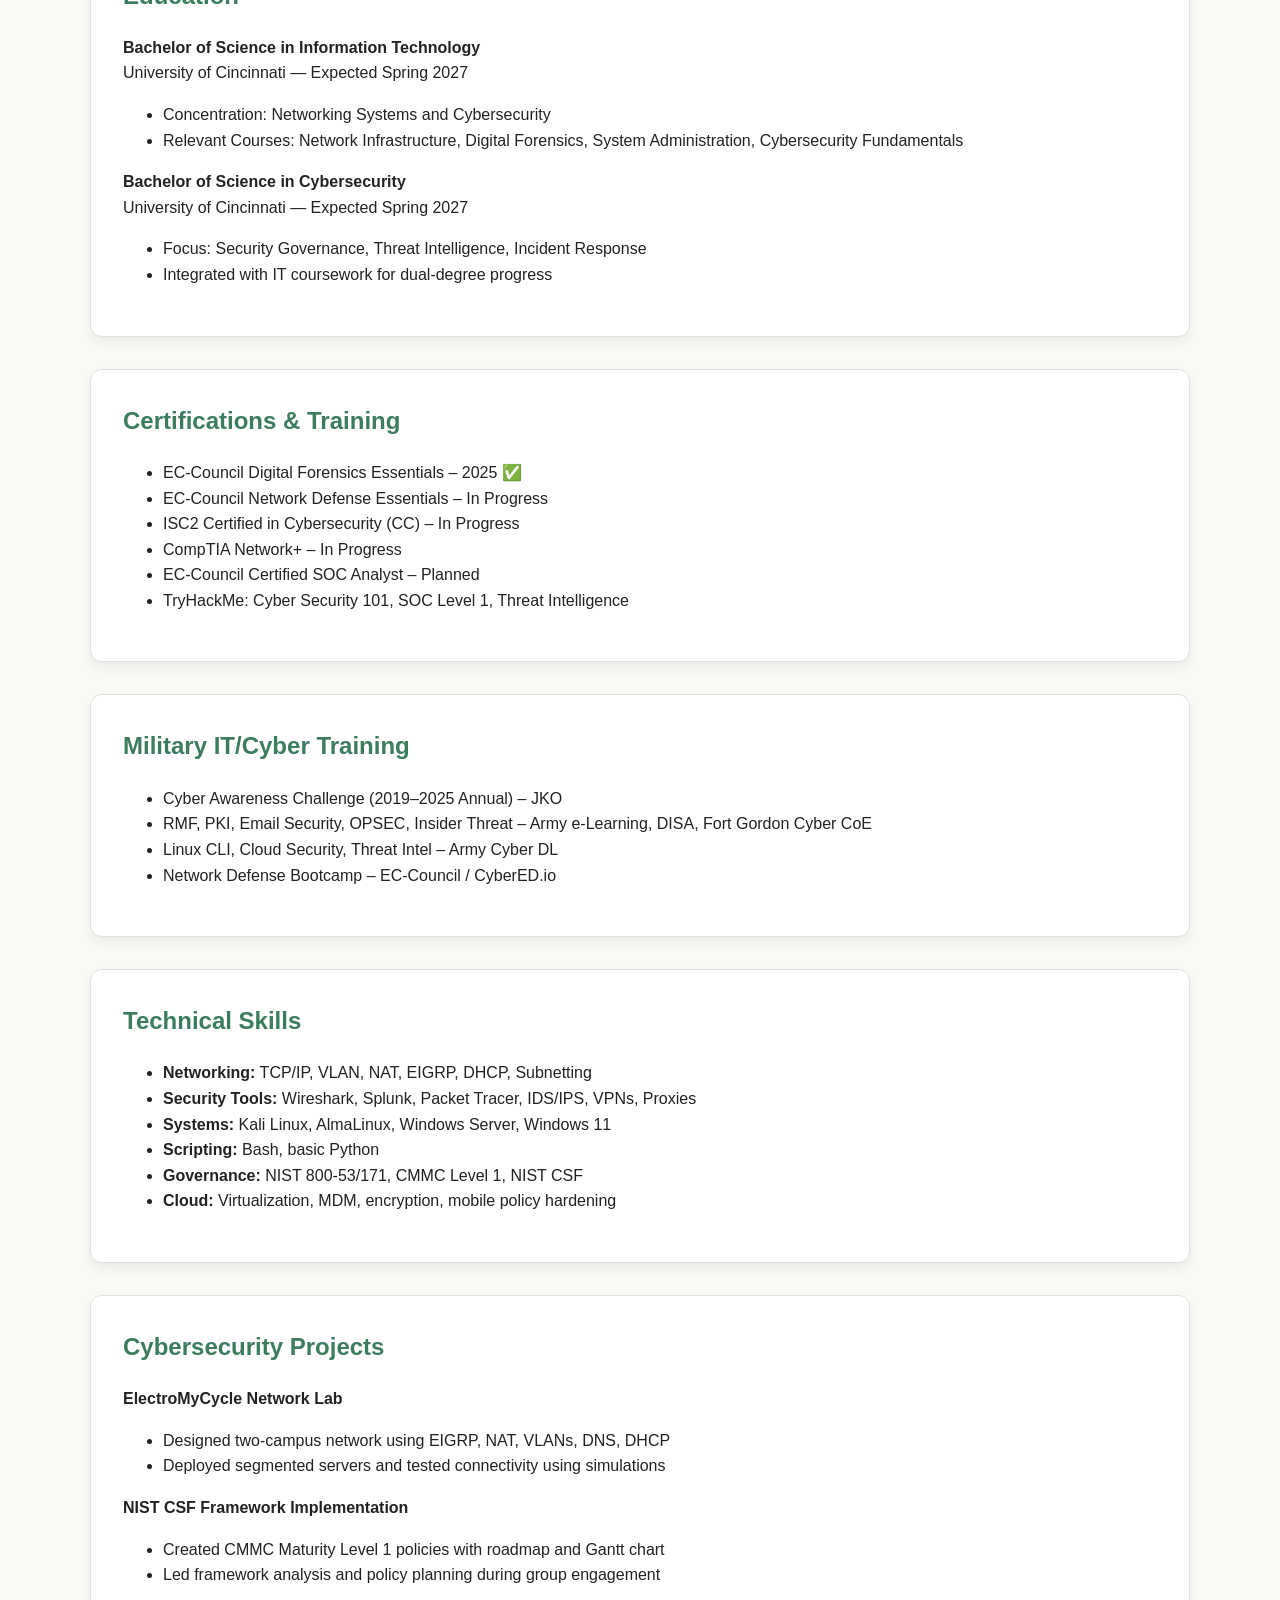
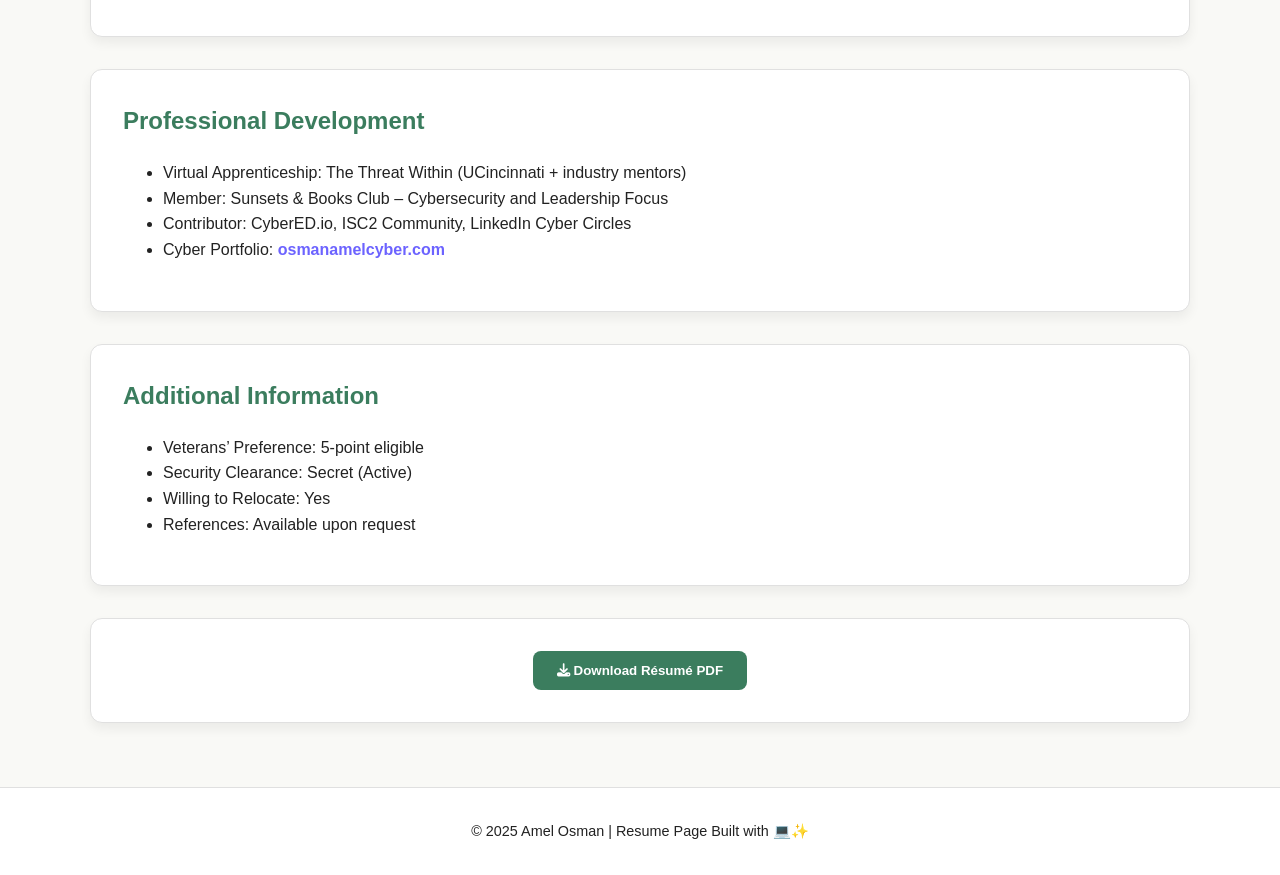
<file: resume.html>
<!DOCTYPE html>
<html lang="en">
<head>
  <meta charset="UTF-8" />
  <meta name="viewport" content="width=device-width, initial-scale=1.0"/>
  <title>Résumé | Amel Osman</title>
  <link rel="stylesheet" href="https://cdnjs.cloudflare.com/ajax/libs/font-awesome/6.4.0/css/all.min.css"/>
  <link rel="stylesheet" href="style.css" />
</head>
<body>
  <nav>
    <a href="index.html">Home</a>
    <a href="about.html">About</a>
    <a href="resume.html" class="active">Résumé</a>
    <a href="projects.html">Projects</a>
    <a href="blog.html">Blog</a>
    <a href="contact.html">Contact</a>
  </nav>

  <header class="blog-header">
    <h1>Amel Osman</h1>
    <p>Cybersecurity Intern | SOC Analyst Candidate | Army National Guard</p>
  </header>

  <section class="blog-container">
    <div class="blog-card">
      <p><strong>Location:</strong> San Diego, CA</p>
      <p><strong>Email:</strong> <a href="mailto:osmanamel@outlook.com">osmanamel@outlook.com</a></p>
      <p><strong>Clearance:</strong> U.S. Citizen | Secret (Active)</p>
      <p><strong>Portfolio:</strong> <a href="https://www.osmanamelcyber.com" target="_blank">osmanamelcyber.com</a></p>
      <p><strong>Availability:</strong> Immediately</p>
      <p><strong>Veterans’ Preference:</strong> Yes (Army National Guard)</p>
      <p><strong>Desired Role:</strong> Cybersecurity Intern / SOC Analyst Intern</p>
    </div>

    <div class="blog-card">
      <h2>Career Summary</h2>
      <p>Information Technology student with a concentration in Networking Systems and Cybersecurity. Participating in a federally recognized NCAE Cybersecurity Co-Op and serving in the Army National Guard since 2019. Holds an active Secret Clearance. Hands-on experience with NIST frameworks, network defense strategies, and SOC tools (Wireshark, SIEM, Splunk). Seeking a SOC Analyst internship to apply real-world cyber readiness and contribute to mission-focused security operations.</p>
    </div>

    <div class="blog-card">
      <h2>Work Experience</h2>
      <p><strong>Cybersecurity Co-Op Intern (NCAE-CD Program)</strong><br>University of Cincinnati — Jan 2025 – Present</p>
      <ul>
        <li>Developed security risk management plans aligned with NIST SP 800-53 and CMMC Level 1</li>
        <li>Simulated CISO responsibilities: policy creation, cloud oversight, and threat modeling</li>
        <li>Worked with VPNs, SIEM, firewalls, IDS/IPS, and access controls</li>
        <li>Created NICE-aligned certification plans and mapped federal cyber roles</li>
        <li>Contributed to group consulting deliverables and technical reports</li>
      </ul>

      <p><strong>Logistics Management Specialist (Active Duty - AGR)</strong><br>U.S. Army National Guard — Jan 2019 – Present</p>
      <ul>
        <li>Led secure logistics for state/national missions and joint response ops (CAL FIRE, 2024)</li>
        <li>Managed supply chains, personnel movement, and secure resource staging</li>
        <li>Completed 120+ hrs of Army cybersecurity DL training</li>
        <li>Improved logistics readiness under compressed timelines and crisis conditions</li>
      </ul>
    </div>

    <div class="blog-card">
      <h2>Education</h2>
      <p><strong>Bachelor of Science in Information Technology</strong><br>
      University of Cincinnati — Expected Spring 2027</p>
      <ul>
        <li>Concentration: Networking Systems and Cybersecurity</li>
        <li>Relevant Courses: Network Infrastructure, Digital Forensics, System Administration, Cybersecurity Fundamentals</li>
      </ul>

      <p><strong>Bachelor of Science in Cybersecurity</strong><br>
      University of Cincinnati — Expected Spring 2027</p>
      <ul>
        <li>Focus: Security Governance, Threat Intelligence, Incident Response</li>
        <li>Integrated with IT coursework for dual-degree progress</li>
      </ul>
    </div>

    <div class="blog-card">
      <h2>Certifications & Training</h2>
      <ul>
        <li>EC-Council Digital Forensics Essentials – 2025 ✅</li>
        <li>EC-Council Network Defense Essentials – In Progress</li>
        <li>ISC2 Certified in Cybersecurity (CC) – In Progress</li>
        <li>CompTIA Network+ – In Progress</li>
        <li>EC-Council Certified SOC Analyst – Planned</li>
        <li>TryHackMe: Cyber Security 101, SOC Level 1, Threat Intelligence</li>
      </ul>
    </div>

    <div class="blog-card">
      <h2>Military IT/Cyber Training</h2>
      <ul>
        <li>Cyber Awareness Challenge (2019–2025 Annual) – JKO</li>
        <li>RMF, PKI, Email Security, OPSEC, Insider Threat – Army e-Learning, DISA, Fort Gordon Cyber CoE</li>
        <li>Linux CLI, Cloud Security, Threat Intel – Army Cyber DL</li>
        <li>Network Defense Bootcamp – EC-Council / CyberED.io</li>
      </ul>
    </div>

    <div class="blog-card">
      <h2>Technical Skills</h2>
      <ul>
        <li><strong>Networking:</strong> TCP/IP, VLAN, NAT, EIGRP, DHCP, Subnetting</li>
        <li><strong>Security Tools:</strong> Wireshark, Splunk, Packet Tracer, IDS/IPS, VPNs, Proxies</li>
        <li><strong>Systems:</strong> Kali Linux, AlmaLinux, Windows Server, Windows 11</li>
        <li><strong>Scripting:</strong> Bash, basic Python</li>
        <li><strong>Governance:</strong> NIST 800-53/171, CMMC Level 1, NIST CSF</li>
        <li><strong>Cloud:</strong> Virtualization, MDM, encryption, mobile policy hardening</li>
      </ul>
    </div>

    <div class="blog-card">
      <h2>Cybersecurity Projects</h2>
      <p><strong>ElectroMyCycle Network Lab</strong></p>
      <ul>
        <li>Designed two-campus network using EIGRP, NAT, VLANs, DNS, DHCP</li>
        <li>Deployed segmented servers and tested connectivity using simulations</li>
      </ul>
      <p><strong>NIST CSF Framework Implementation</strong></p>
      <ul>
        <li>Created CMMC Maturity Level 1 policies with roadmap and Gantt chart</li>
        <li>Led framework analysis and policy planning during group engagement</li>
      </ul>
    </div>

    <div class="blog-card">
      <h2>Professional Development</h2>
      <ul>
        <li>Virtual Apprenticeship: The Threat Within (UCincinnati + industry mentors)</li>
        <li>Member: Sunsets & Books Club – Cybersecurity and Leadership Focus</li>
        <li>Contributor: CyberED.io, ISC2 Community, LinkedIn Cyber Circles</li>
        <li>Cyber Portfolio: <a href="https://www.osmanamelcyber.com" target="_blank">osmanamelcyber.com</a></li>
      </ul>
    </div>

    <div class="blog-card">
      <h2>Additional Information</h2>
      <ul>
        <li>Veterans’ Preference: 5-point eligible</li>
        <li>Security Clearance: Secret (Active)</li>
        <li>Willing to Relocate: Yes</li>
        <li>References: Available upon request</li>
      </ul>
    </div>

    <div class="blog-card" style="text-align: center;">
      <a href="Amel_Osman_Resume.pdf" download>
        <button style="padding: 0.75rem 1.5rem; background-color: var(--primary); color: white; border: none; border-radius: 8px; font-weight: bold; cursor: pointer;">
          <i class="fas fa-download"></i> Download Résumé PDF
        </button>
      </a>
    </div>
  </section>

  <footer>
    &copy; 2025 Amel Osman | Resume Page Built with 💻✨
  </footer>

  <script>
    const savedTheme = localStorage.getItem('theme');
    if (savedTheme === 'dark') {
      document.documentElement.setAttribute('data-theme', 'dark');
    }
  </script>
</body>
</html>
</file>
<file: style.css>
/* Root Variables */
:root {
    --primary: #3b7d5e;     /* Sage green */
    --background: #f9f9f6;  /* Soft beige */
    --text: #222;
    --accent: #6c63ff;      /* Soft lavender */
    --card-bg: #ffffff;
    --border: #e0e0e0;
  }
  
  [data-theme="dark"] {
    --primary: #88c9a1;
    --background: #1a1a1a;
    --text: #f5f5f5;
    --card-bg: #2a2a2a;
    --border: #444;
  }
  
  /* General Styles */
  body {
    margin: 0;
    font-family: 'Segoe UI', Tahoma, Geneva, Verdana, sans-serif;
    background-color: var(--background);
    color: var(--text);
    line-height: 1.6;
  }
  
  a {
    color: var(--primary);
    text-decoration: none;
  }
  
  a:hover {
    text-decoration: underline;
  }
  
  /* Navigation */
  nav {
    display: flex;
    justify-content: center;
    gap: 2rem;
    background-color: var(--card-bg);
    padding: 1rem 0;
    border-bottom: 1px solid var(--border);
  }
  
  nav a {
    font-weight: 600;
    color: var(--text);
  }
  
  nav a.active {
    color: var(--primary);
    border-bottom: 2px solid var(--primary);
  }
  
  /* Header */
  .blog-header {
    text-align: center;
    padding: 3rem 1rem;
    background: linear-gradient(to right, var(--primary), #4a9c78);
    color: white;
  }
  
  .blog-header h1 {
    font-size: 2.5rem;
    margin-bottom: 0.5rem;
  }
  
  .blog-header p {
    font-size: 1.1rem;
  }
  
  /* Filter Buttons */
  .blog-filters {
    display: flex;
    justify-content: center;
    flex-wrap: wrap;
    gap: 1rem;
    margin: 2rem auto;
  }
  
  .blog-filters button {
    background-color: var(--primary);
    color: white;
    border: none;
    padding: 0.5rem 1.2rem;
    border-radius: 8px;
    cursor: pointer;
    transition: background-color 0.3s ease;
  }
  
  .blog-filters button:hover {
    background-color: #316a4d;
  }
  
  /* Blog Container */
  .blog-container {
    max-width: 1100px;
    margin: 0 auto;
    padding: 0 1.5rem 4rem;
    display: grid;
    gap: 2rem;
  }
  
  .blog-card {
    background-color: var(--card-bg);
    border: 1px solid var(--border);
    padding: 2rem;
    border-radius: 12px;
    box-shadow: 0 6px 12px rgba(0,0,0,0.06);
    transition: transform 0.3s ease;
  }
  
  .blog-card:hover {
    transform: translateY(-5px);
  }
  
  .blog-card h2 {
    margin-top: 0;
    font-size: 1.5rem;
    color: var(--primary);
  }
  
  .blog-card .date {
    font-size: 0.9rem;
    color: gray;
    margin-bottom: 1rem;
  }
  
  .blog-card p {
    margin-bottom: 1rem;
  }
  
  .blog-card a {
    display: inline-block;
    color: var(--accent);
    font-weight: bold;
  }
  
  /* Utility */
  .hidden {
    display: none;
  }
  
  /* Footer */
  footer {
    text-align: center;
    padding: 2rem 1rem;
    font-size: 0.9rem;
    background-color: var(--card-bg);
    border-top: 1px solid var(--border);
    color: var(--text);
  }
</file>
